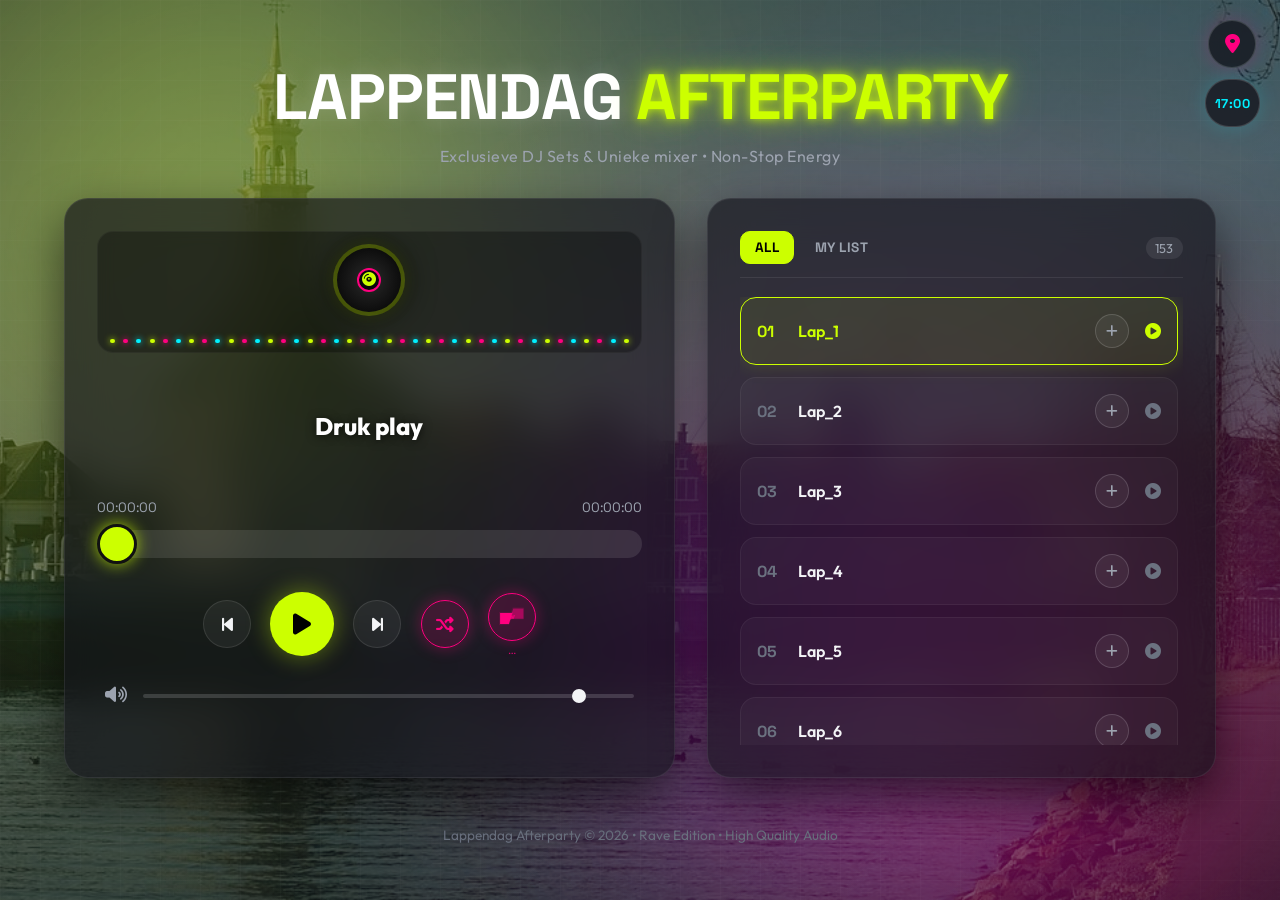
<file: index.html>
<!DOCTYPE html>
<html lang="nl">
<head>
  <meta charset="UTF-8">
  <meta name="viewport" content="width=device-width, initial-scale=1.0">
  <title>LAPPENDAG AFTERPARTY // RAVE EDITION</title>
  <!-- Google Fonts -->
  <link rel="preconnect" href="https://fonts.googleapis.com">
  <link rel="preconnect" href="https://fonts.gstatic.com" crossorigin>
  <link href="https://fonts.googleapis.com/css2?family=Outfit:wght@300;400;600;800;900&family=Space+Grotesk:wght@400;600;700&display=swap" rel="stylesheet">
  <!-- FontAwesome icons -->
  <link rel="stylesheet" href="https://cdnjs.cloudflare.com/ajax/libs/font-awesome/6.5.1/css/all.min.css">
  <link rel="stylesheet" href="styles.css">
</head>
<body>
  <div class="bg-photo" aria-hidden="true"></div>
  <div class="bg-dim" aria-hidden="true"></div>
  <!-- Ambient color wash over Haven.jpg -->
  <div class="ambient-glow glow-1"></div>
  <div class="ambient-glow glow-2"></div>
  <div class="ambient-glow glow-3"></div>
  <div class="color-wash" aria-hidden="true"></div>
  <div class="grid-overlay"></div>

  <div class="corner-stack">
    <button type="button" class="location-btn" id="locationBtn" title="Locatie" aria-label="Toon locatie" aria-haspopup="dialog" aria-expanded="false">
      <i class="fa-solid fa-location-dot"></i>
    </button>
    <div class="time-badge" title="17:00" aria-label="17:00">17:00</div>
  </div>

  <div class="location-modal" id="locationModal" hidden>
    <div class="location-backdrop" id="locationBackdrop"></div>
    <div class="location-dialog" role="dialog" aria-modal="true" aria-labelledby="locationTitle">
      <div class="location-dialog-header">
        <h2 id="locationTitle">Locatie</h2>
        <button type="button" class="location-close" id="locationClose" aria-label="Sluiten">
          <i class="fa-solid fa-xmark"></i>
        </button>
      </div>
      <img class="location-map" id="locationMap" data-src="locatie.png" alt="Kaart: Uit het water en uit je bol, Buitenhaven Hoorn">
    </div>
  </div>

  <div class="app-container">
    <!-- Header -->
    <header class="header">
      <h1 class="title">LAPPENDAG <span class="neon-text">AFTERPARTY</span></h1>
      <p class="subtitle">Exclusieve DJ Sets & Unieke mixer • Non-Stop Energy</p>
    </header>

    <!-- Main Content Grid -->
    <main class="main-layout">
      <!-- Player Section -->
      <section class="player-card glass-panel">
        <div class="visualizer-wrapper">
          <div class="disc-container">
            <div class="disc" id="disc">
              <div class="disc-inner">
                <i class="fa-solid fa-compact-disc disc-icon"></i>
              </div>
            </div>
          </div>
          <!-- Equalizer animation -->
          <div class="eq-bars" id="eqBars">
            <div class="bar"></div><div class="bar"></div><div class="bar"></div><div class="bar"></div>
            <div class="bar"></div><div class="bar"></div><div class="bar"></div><div class="bar"></div>
            <div class="bar"></div><div class="bar"></div><div class="bar"></div><div class="bar"></div>
            <div class="bar"></div><div class="bar"></div><div class="bar"></div><div class="bar"></div>
            <div class="bar"></div><div class="bar"></div><div class="bar"></div><div class="bar"></div>
            <div class="bar"></div><div class="bar"></div><div class="bar"></div><div class="bar"></div>
            <div class="bar"></div><div class="bar"></div><div class="bar"></div><div class="bar"></div>
            <div class="bar"></div><div class="bar"></div><div class="bar"></div><div class="bar"></div>
            <div class="bar"></div><div class="bar"></div><div class="bar"></div><div class="bar"></div>
            <div class="bar"></div><div class="bar"></div><div class="bar"></div><div class="bar"></div>
          </div>
        </div>

        <div class="track-info">
          <div class="now-playing-art" id="nowPlayingArt" aria-hidden="true"></div>
          <div class="track-info-text">
            <div class="current-title-row">
              <h2 class="current-title" id="currentTitle">Druk play</h2>
              <button type="button" class="list-toggle-btn now-playing-list-btn" id="nowPlayingListBtn" title="Naar My list" aria-label="Naar My list" hidden>
                <i class="fa-solid fa-plus" id="nowPlayingListIcon"></i>
              </button>
              <a class="list-toggle-btn now-playing-download-btn" id="nowPlayingDownloadBtn" href="#" download hidden title="Download" aria-label="Download">
                <i class="fa-solid fa-download" aria-hidden="true"></i>
              </a>
            </div>
            <p class="next-title" id="nextTitle" hidden></p>
          </div>
        </div>

        <!-- Custom Scrubber Slider -->
        <div class="scrubber-container">
          <div class="time-display">
            <span id="currentTime">00:00:00</span>
            <span id="duration">00:00:00</span>
          </div>
          <div class="slider-wrapper" id="sliderWrapper">
            <div class="progress-stack">
              <div class="progress-lane outgoing" id="outgoingLane">
                <div class="progress-fill" id="progressFill"></div>
              </div>
              <div class="progress-lane incoming" id="incomingLane" hidden>
                <div class="progress-fill incoming-fill" id="progressFillIncoming"></div>
              </div>
            </div>
            <div class="mix-thumbs" id="mixThumbs" hidden aria-hidden="true">
              <div class="mix-thumb outgoing" id="mixThumbOut"></div>
              <div class="mix-thumb incoming" id="mixThumbIn"></div>
            </div>
            <input type="range" id="progressBar" min="0" max="100" value="0" step="0.1" aria-label="Audio scrubber slider">
          </div>
        </div>

        <!-- Player Controls -->
        <div class="player-controls">
          <button class="control-btn secondary" id="prevBtn" title="Vorig nummer">
            <i class="fa-solid fa-backward-step"></i>
          </button>
          
          <button class="control-btn primary play-btn" id="playBtn" title="Afspelen / Pauzeren">
            <i class="fa-solid fa-play" id="playIcon"></i>
          </button>

          <button class="control-btn secondary" id="nextBtn" title="Volgend nummer">
            <i class="fa-solid fa-forward-step"></i>
          </button>

          <button class="control-btn secondary active" id="randomBtn" title="Shuffle" aria-pressed="true">
            <i class="fa-solid fa-shuffle"></i>
          </button>

          <div class="mix-control">
            <button class="control-btn secondary active" id="mixBtn" title="Mix" aria-pressed="true" aria-label="Mix">
              <svg class="mix-icon" viewBox="0 0 36 26" aria-hidden="true" focusable="false">
                <!-- Soft offset edges -->
                <polygon points="0.6,7.7 19.2,7.7 14,24.8 0.6,24.8" fill="none" stroke="currentColor" stroke-opacity="0.28" stroke-width="0.7"/>
                <polygon points="19.2,1.2 34.8,1.2 34.8,16.8 14.4,16.8" fill="none" stroke="currentColor" stroke-opacity="0.22" stroke-width="0.7"/>
                <!-- Left block -->
                <polygon class="mix-icon-left" points="1.5,8.5 19,8.5 14,24 1.5,24" fill="currentColor"/>
                <!-- Right block (overlap) -->
                <polygon class="mix-icon-right" points="20,2 34.5,2 34.5,16.5 15.5,16.5" fill="currentColor" fill-opacity="0.4"/>
                <!-- Hash marks in overlap -->
                <g class="mix-icon-hash" stroke="currentColor" stroke-width="1.15" stroke-linecap="butt">
                  <line x1="16.4" y1="12.6" x2="14.7" y2="17.8"/>
                  <line x1="18.2" y1="12.2" x2="16.5" y2="17.4"/>
                  <line x1="20" y1="11.8" x2="18.3" y2="17"/>
                  <line x1="21.8" y1="11.4" x2="20.1" y2="16.6"/>
                </g>
              </svg>
            </button>
            <span class="mix-sec-label" id="mixDurationValue">…</span>
          </div>
        </div>

        <!-- Volume & Extras -->
        <div class="volume-container">
          <button class="vol-btn" id="muteBtn" title="Dempen">
            <i class="fa-solid fa-volume-high" id="volIcon"></i>
          </button>
          <input type="range" id="volumeSlider" min="0" max="1" step="0.01" value="0.9" aria-label="Volume slider">
        </div>
      </section>

      <!-- Playlist Section -->
      <section class="playlist-card glass-panel">
        <div class="playlist-header">
          <div class="playlist-tabs" role="tablist">
            <button type="button" class="playlist-tab active" id="tabAll" role="tab" aria-selected="true">All</button>
            <button type="button" class="playlist-tab" id="tabMyList" role="tab" aria-selected="false">My list</button>
          </div>
          <span class="track-count" id="trackCount">0</span>
        </div>

        <div class="playlist-scroll" id="playlist">
          <!-- Playlist items injected via JS -->
        </div>
      </section>
    </main>

    <!-- Footer -->
    <footer class="footer">
      <p>Lappendag Afterparty &copy; 2026 • Rave Edition • High Quality Audio</p>
    </footer>
  </div>

  <!-- Dual audio decks for Mix crossfade -->
  <audio id="audioPlayer" preload="none"></audio>
  <audio id="audioPlayerB" preload="none"></audio>

  <script src="app.js"></script>
</body>
</html>
</file>
<file: styles.css>
/* Modern Rave Design System */
:root {
  --bg-color: #07070a;
  --panel-bg: rgba(18, 18, 26, 0.65);
  --panel-border: rgba(255, 255, 255, 0.08);
  --panel-border-glow: rgba(204, 255, 0, 0.3);
  
  --neon-lime: #ccff00;
  --neon-pink: #ff007f;
  --neon-cyan: #00f0ff;
  --neon-purple: #9d00ff;
  
  --text-main: #f3f4f6;
  --text-muted: #9ca3af;
  --text-dim: #6b7280;

  --font-primary: 'Outfit', sans-serif;
  --font-display: 'Space Grotesk', sans-serif;
  
  --radius-lg: 24px;
  --radius-md: 16px;
  --radius-sm: 10px;
  --transition: all 0.3s cubic-bezier(0.4, 0, 0.2, 1);
}

* {
  margin: 0;
  padding: 0;
  box-sizing: border-box;
}

body {
  background-color: var(--bg-color);
  color: var(--text-main);
  font-family: var(--font-primary);
  min-height: 100vh;
  min-height: 100dvh;
  overflow-x: hidden;
  position: relative;
  display: flex;
  justify-content: center;
  align-items: center;
}

/* Photo background */
.bg-photo {
  position: fixed;
  inset: 0;
  z-index: 0;
  background: var(--bg-color) center / cover no-repeat url('Haven.jpg');
  transform: scale(1.04);
}

.bg-dim {
  position: fixed;
  inset: 0;
  z-index: 0;
  pointer-events: none;
  background: linear-gradient(
    160deg,
    rgba(7, 7, 10, 0.72) 0%,
    rgba(7, 7, 10, 0.55) 45%,
    rgba(7, 7, 10, 0.78) 100%
  );
}

/* Ambient color wash over the photo */
.ambient-glow {
  position: fixed;
  border-radius: 50%;
  filter: blur(140px);
  pointer-events: none;
  z-index: 0;
  opacity: 0.4;
  mix-blend-mode: screen;
  will-change: transform, opacity;
}

.glow-1 {
  width: 55vw;
  height: 55vw;
  max-width: 640px;
  max-height: 640px;
  background: var(--neon-lime);
  top: -12%;
  left: -8%;
  animation: driftGlowA 28s ease-in-out infinite alternate;
}

.glow-2 {
  width: 60vw;
  height: 60vw;
  max-width: 720px;
  max-height: 720px;
  background: var(--neon-pink);
  bottom: -18%;
  right: -10%;
  animation: driftGlowB 36s ease-in-out infinite alternate;
}

.glow-3 {
  width: 45vw;
  height: 45vw;
  max-width: 520px;
  max-height: 520px;
  background: var(--neon-purple);
  top: 35%;
  left: 42%;
  animation: driftGlowC 42s ease-in-out infinite alternate;
}

.color-wash {
  position: fixed;
  inset: 0;
  z-index: 0;
  pointer-events: none;
  mix-blend-mode: soft-light;
  opacity: 0.55;
  background: linear-gradient(
    125deg,
    rgba(204, 255, 0, 0.35),
    rgba(0, 240, 255, 0.2),
    rgba(255, 0, 127, 0.35),
    rgba(157, 0, 255, 0.3)
  );
  background-size: 300% 300%;
  animation: washShift 48s ease-in-out infinite;
}

.grid-overlay {
  position: fixed;
  inset: 0;
  background-image: 
    linear-gradient(to right, rgba(255, 255, 255, 0.02) 1px, transparent 1px),
    linear-gradient(to bottom, rgba(255, 255, 255, 0.02) 1px, transparent 1px);
  background-size: 40px 40px;
  pointer-events: none;
  z-index: 0;
}

@keyframes driftGlowA {
  0%   { transform: translate(0, 0) scale(0.95); opacity: 0.28; }
  50%  { transform: translate(12vw, 8vh) scale(1.15); opacity: 0.48; }
  100% { transform: translate(4vw, 18vh) scale(1.05); opacity: 0.34; }
}

@keyframes driftGlowB {
  0%   { transform: translate(0, 0) scale(1.05); opacity: 0.32; }
  50%  { transform: translate(-10vw, -12vh) scale(0.9); opacity: 0.5; }
  100% { transform: translate(-16vw, -4vh) scale(1.12); opacity: 0.36; }
}

@keyframes driftGlowC {
  0%   { transform: translate(-50%, -50%) scale(1); opacity: 0.26; }
  50%  { transform: translate(-30%, -60%) scale(1.2); opacity: 0.45; }
  100% { transform: translate(-70%, -40%) scale(0.92); opacity: 0.3; }
}

@keyframes washShift {
  0%   { background-position: 0% 40%; }
  50%  { background-position: 100% 60%; }
  100% { background-position: 0% 40%; }
}

/* Container */
.app-container {
  width: 100%;
  max-width: 1200px;
  padding: 2.5rem 1.5rem;
  z-index: 1;
  position: relative;
  display: flex;
  flex-direction: column;
  gap: 2rem;
}

/* Header */
.header {
  text-align: center;
  display: flex;
  flex-direction: column;
  align-items: center;
  gap: 0.5rem;
}

.badge {
  display: inline-flex;
  align-items: center;
  gap: 0.5rem;
  padding: 0.35rem 1rem;
  border-radius: 50px;
  background: rgba(204, 255, 0, 0.1);
  border: 1px solid var(--neon-lime);
  color: var(--neon-lime);
  font-family: var(--font-display);
  font-size: 0.8rem;
  font-weight: 700;
  letter-spacing: 2px;
  text-transform: uppercase;
  box-shadow: 0 0 15px rgba(204, 255, 0, 0.2);
}

.title {
  font-family: var(--font-display);
  font-size: clamp(2.2rem, 5vw, 4rem);
  font-weight: 900;
  letter-spacing: -1px;
  text-transform: uppercase;
  color: #fff;
  text-shadow: 0 0 20px rgba(255, 255, 255, 0.2);
}

.neon-text {
  color: var(--neon-lime);
  text-shadow: 
    0 0 10px rgba(204, 255, 0, 0.8),
    0 0 25px rgba(204, 255, 0, 0.5),
    0 0 50px rgba(204, 255, 0, 0.3);
}

.subtitle {
  color: var(--text-muted);
  font-size: 1rem;
  letter-spacing: 0.5px;
}

/* Layout */
.main-layout {
  display: grid;
  grid-template-columns: 1fr;
  gap: 2rem;
}

@media (min-width: 900px) {
  .main-layout {
    grid-template-columns: 1.2fr 1fr;
  }
}

/* Glassmorphism Panel */
.glass-panel {
  background: var(--panel-bg);
  backdrop-filter: blur(20px);
  -webkit-backdrop-filter: blur(20px);
  border: 1px solid var(--panel-border);
  border-radius: var(--radius-lg);
  padding: 2rem;
  box-shadow: 0 20px 50px rgba(0, 0, 0, 0.6);
  transition: var(--transition);
}

.glass-panel:hover {
  border-color: rgba(255, 255, 255, 0.15);
}

/* Audio Player Card */
.player-card {
  display: flex;
  flex-direction: column;
  gap: 1.8rem;
}

.visualizer-wrapper {
  position: relative;
  display: flex;
  flex-direction: column;
  align-items: center;
  justify-content: center;
  padding: 0.75rem 0 0.55rem;
  background: rgba(0, 0, 0, 0.3);
  border-radius: var(--radius-md);
  border: 1px solid rgba(255, 255, 255, 0.04);
  overflow: hidden;
}

/* Disc animation */
.disc-container {
  width: 72px;
  height: 72px;
  position: relative;
  margin-bottom: 0.45rem;
}

.disc {
  width: 100%;
  height: 100%;
  border-radius: 50%;
  background: radial-gradient(circle, #222 20%, #111 60%, #000 100%);
  border: 4px solid rgba(204, 255, 0, 0.3);
  display: flex;
  align-items: center;
  justify-content: center;
  box-shadow: 0 0 30px rgba(0, 0, 0, 0.8), 0 0 15px rgba(204, 255, 0, 0.2);
  transition: transform 0.5s ease;
}

.disc.spinning {
  animation: spinDisc 4s linear infinite;
  border-color: var(--neon-lime);
  box-shadow: 0 0 35px rgba(204, 255, 0, 0.5);
}

@keyframes spinDisc {
  0% { transform: rotate(0deg); }
  100% { transform: rotate(360deg); }
}

.disc-inner {
  width: 24px;
  height: 24px;
  border-radius: 50%;
  background: var(--bg-color);
  border: 2px solid var(--neon-pink);
  display: flex;
  align-items: center;
  justify-content: center;
}

.disc-icon {
  font-size: 0.85rem;
  color: var(--neon-lime);
}

/* Equalizer Bars */
.eq-bars {
  display: flex;
  align-items: flex-end;
  justify-content: space-between;
  width: 100%;
  max-width: 100%;
  gap: 2px;
  height: 20px;
  padding: 0 0.75rem;
  box-sizing: border-box;
}

.eq-bars .bar {
  flex: 1 1 0;
  min-width: 2px;
  max-width: 5px;
  height: 4px;
  background: var(--neon-lime);
  border-radius: 2px;
  transition: height 0.15s ease;
  box-shadow: 0 0 6px var(--neon-lime);
}

.eq-bars.playing .bar {
  animation-name: bounceEq;
  animation-timing-function: ease-in-out;
  animation-iteration-count: infinite;
  animation-direction: alternate;
  animation-duration: var(--eq-duration, 0.55s);
  animation-delay: var(--eq-delay, 0s);
}

.eq-bars .bar:nth-child(3n) { background: var(--neon-cyan); box-shadow: 0 0 6px var(--neon-cyan); }
.eq-bars .bar:nth-child(3n+2) { background: var(--neon-pink); box-shadow: 0 0 6px var(--neon-pink); }

@keyframes bounceEq {
  0% { height: var(--eq-min, 3px); }
  100% { height: var(--eq-peak, 18px); }
}

/* Track Info */
.track-info {
  position: relative;
  text-align: center;
  display: flex;
  flex-direction: column;
  align-items: center;
  justify-content: center;
  gap: 0.15rem;
  line-height: 1;
  min-height: 5.5rem;
  padding: 1.1rem 1rem;
  border-radius: var(--radius-md);
  overflow: hidden;
  isolation: isolate;
}

.now-playing-art {
  position: absolute;
  inset: 0;
  background-color: rgba(0, 0, 0, 0.25);
  background-position: center;
  background-size: cover;
  background-repeat: no-repeat;
  opacity: 0;
  transform: scale(1.04);
  transition: opacity 0.45s ease, transform 0.6s ease;
  z-index: 0;
}

.now-playing-art.has-art {
  opacity: 0.42;
  transform: scale(1);
}

.now-playing-art::after {
  content: '';
  position: absolute;
  inset: 0;
  background: linear-gradient(
    180deg,
    rgba(8, 8, 12, 0.55) 0%,
    rgba(8, 8, 12, 0.35) 45%,
    rgba(8, 8, 12, 0.65) 100%
  );
}

.track-info-text {
  position: relative;
  z-index: 1;
  display: flex;
  flex-direction: column;
  align-items: center;
  gap: 0.15rem;
  max-width: 100%;
}

.current-title-row {
  display: flex;
  align-items: center;
  justify-content: center;
  gap: 0.55rem;
  max-width: 100%;
}

.now-playing-tag {
  font-size: 0.75rem;
  letter-spacing: 2px;
  color: var(--neon-pink);
  font-weight: 700;
  font-family: var(--font-display);
}

.current-title {
  font-size: 1.5rem;
  font-weight: 800;
  margin: 0;
  line-height: 1.1;
  color: #fff;
  text-shadow: 0 1px 10px rgba(0, 0, 0, 0.75);
}

.now-playing-list-btn {
  width: 32px;
  height: 32px;
  font-size: 0.85rem;
  background: rgba(8, 8, 12, 0.45);
}

.now-playing-list-btn[hidden] {
  display: none;
}

.now-playing-download-btn {
  width: 32px;
  height: 32px;
  font-size: 0.85rem;
  background: rgba(8, 8, 12, 0.45);
  text-decoration: none;
}

.now-playing-download-btn[hidden] {
  display: none;
}

.next-title {
  margin: 0.2rem 0 0;
  padding: 0;
  font-size: 0.8rem;
  font-weight: 500;
  letter-spacing: 0.01em;
  line-height: 1.2;
  color: rgba(243, 244, 246, 0.72);
  text-shadow: 0 1px 8px rgba(0, 0, 0, 0.7);
}

.next-title[hidden] {
  display: none;
}

.current-artist {
  color: var(--text-muted);
  font-size: 0.95rem;
  margin-top: 0.2rem;
}

/* Scrubber / Slider */
.scrubber-container {
  display: flex;
  flex-direction: column;
  gap: 0.5rem;
}

.time-display {
  display: flex;
  justify-content: space-between;
  font-family: var(--font-display);
  font-size: 0.85rem;
  color: var(--text-muted);
}

.slider-wrapper {
  --scrub-track: 28px;
  --scrub-thumb: 40px;
  position: relative;
  width: 100%;
  height: var(--scrub-thumb);
  display: flex;
  align-items: center;
}

.progress-stack {
  position: absolute;
  left: 0;
  right: 0;
  top: 50%;
  transform: translateY(-50%);
  height: var(--scrub-track);
  border-radius: 999px;
  background: rgba(255, 255, 255, 0.1);
  overflow: hidden;
  pointer-events: none;
  z-index: 1;
}

.progress-lane {
  position: absolute;
  inset: 0;
  overflow: hidden;
  border-radius: 999px;
}

.progress-lane.outgoing {
  z-index: 1;
}

.progress-lane.incoming {
  z-index: 2;
}

.progress-lane.incoming[hidden] {
  display: none;
}

.mix-thumbs {
  position: absolute;
  inset: 0;
  pointer-events: none;
  z-index: 3;
}

.mix-thumbs[hidden] {
  display: none;
}

.mix-thumb {
  position: absolute;
  top: 50%;
  width: var(--scrub-thumb);
  height: var(--scrub-thumb);
  margin: 0;
  border-radius: 50%;
  border: 3px solid #111;
  transform: translate(-50%, -50%);
  left: 0;
  will-change: left;
}

.mix-thumb.outgoing {
  background: var(--neon-lime);
  box-shadow: 0 0 14px rgba(204, 255, 0, 0.7);
  z-index: 1;
}

.mix-thumb.incoming {
  background: var(--neon-pink);
  box-shadow: 0 0 14px rgba(255, 0, 127, 0.7);
  z-index: 2;
}

.slider-wrapper.is-mixing .progress-stack {
  box-shadow: inset 0 0 0 1px rgba(255, 255, 255, 0.06);
}

.slider-wrapper.is-mixing input[type="range"]#progressBar {
  pointer-events: none;
  cursor: default;
}

.slider-wrapper.is-mixing input[type="range"]#progressBar::-webkit-slider-thumb {
  opacity: 0;
  pointer-events: none;
  transform: none;
  box-shadow: none;
}

.slider-wrapper.is-mixing input[type="range"]#progressBar::-moz-range-thumb {
  opacity: 0;
  pointer-events: none;
  box-shadow: none;
  border-color: transparent;
  background: transparent;
}

input[type="range"]#progressBar {
  -webkit-appearance: none;
  appearance: none;
  width: 100%;
  height: var(--scrub-track);
  background: transparent;
  border-radius: 999px;
  outline: none;
  cursor: pointer;
  z-index: 2;
  position: relative;
  margin: 0;
}

input[type="range"]#progressBar::-webkit-slider-runnable-track {
  height: var(--scrub-track);
  background: transparent;
  border-radius: 999px;
}

input[type="range"]#progressBar::-webkit-slider-thumb {
  -webkit-appearance: none;
  appearance: none;
  width: var(--scrub-thumb);
  height: var(--scrub-thumb);
  margin-top: calc((var(--scrub-track) - var(--scrub-thumb)) / 2);
  border-radius: 50%;
  background: var(--neon-lime);
  border: 3px solid #111;
  box-shadow: 0 0 16px rgba(204, 255, 0, 0.75);
  cursor: grab;
  transition: transform 0.12s ease, box-shadow 0.2s ease;
}

input[type="range"]#progressBar::-webkit-slider-thumb:hover {
  transform: scale(1.08);
  box-shadow: 0 0 22px rgba(204, 255, 0, 0.95);
}

input[type="range"]#progressBar::-moz-range-track {
  height: var(--scrub-track);
  background: transparent;
  border: none;
  border-radius: 999px;
}

input[type="range"]#progressBar::-moz-range-thumb {
  width: var(--scrub-thumb);
  height: var(--scrub-thumb);
  border-radius: 50%;
  background: var(--neon-lime);
  border: 3px solid #111;
  box-shadow: 0 0 16px rgba(204, 255, 0, 0.75);
  cursor: grab;
}

.progress-fill {
  position: absolute;
  top: 0;
  left: 0;
  height: 100%;
  background: linear-gradient(
    90deg,
    var(--neon-cyan) 0%,
    var(--neon-lime) 52%,
    var(--neon-lime) 72%,
    rgba(204, 255, 0, 0.35) 88%,
    rgba(255, 255, 255, 0.08) 100%
  );
  border-radius: 999px;
  pointer-events: none;
  width: 0%;
  box-shadow: 0 0 10px rgba(204, 255, 0, 0.28);
  opacity: 1;
  will-change: width;
}

.progress-fill.incoming-fill {
  background: linear-gradient(
    90deg,
    var(--neon-pink) 0%,
    #ff7eb3 52%,
    #ff7eb3 72%,
    rgba(255, 126, 179, 0.35) 88%,
    rgba(255, 255, 255, 0.08) 100%
  );
  box-shadow: 0 0 10px rgba(255, 0, 127, 0.28);
  opacity: 1;
}

.slider-wrapper.is-mixing .progress-fill,
.slider-wrapper.is-mixing .progress-fill.incoming-fill {
  transition: none;
  opacity: 1;
}

/* Controls */
.player-controls {
  display: flex;
  align-items: center;
  justify-content: center;
  gap: 1.2rem;
}

.control-btn {
  background: rgba(255, 255, 255, 0.05);
  border: 1px solid rgba(255, 255, 255, 0.1);
  color: var(--text-main);
  border-radius: 50%;
  cursor: pointer;
  display: flex;
  align-items: center;
  justify-content: center;
  transition: var(--transition);
}

.control-btn.secondary {
  width: 48px;
  height: 48px;
  font-size: 1.1rem;
}

.control-btn.secondary:hover {
  background: rgba(255, 255, 255, 0.15);
  color: var(--neon-lime);
  border-color: var(--neon-lime);
  transform: translateY(-2px);
}

.control-btn.primary {
  width: 64px;
  height: 64px;
  font-size: 1.5rem;
  background: var(--neon-lime);
  color: #000;
  border: none;
  box-shadow: 0 0 25px rgba(204, 255, 0, 0.4);
}

.control-btn.primary:hover {
  transform: scale(1.08);
  box-shadow: 0 0 35px rgba(204, 255, 0, 0.7);
}

.control-btn.secondary.active {
  color: var(--neon-pink);
  border-color: var(--neon-pink);
  background: rgba(255, 0, 127, 0.15);
  box-shadow: 0 0 15px rgba(255, 0, 127, 0.35);
}

.mix-control {
  display: flex;
  flex-direction: column;
  align-items: center;
  gap: 0.28rem;
  min-width: 48px;
}

.mix-icon {
  width: 1.45em;
  height: 1.05em;
  display: block;
  overflow: visible;
}

.control-btn.secondary.active .mix-icon-right {
  fill-opacity: 0.55;
}

.mix-sec-label {
  font-size: 0.7rem;
  font-variant-numeric: tabular-nums;
  letter-spacing: 0.02em;
  color: rgba(243, 244, 246, 0.45);
  line-height: 1;
  min-height: 0.85em;
}

.mix-control:has(#mixBtn:not(.active)) .mix-sec-label {
  visibility: hidden;
}

.mix-control:has(#mixBtn.active) .mix-sec-label {
  color: rgba(255, 0, 127, 0.85);
}

/* Volume Control */
.volume-container {
  display: flex;
  align-items: center;
  gap: 1rem;
  padding: 0 0.5rem;
}

.vol-btn {
  background: none;
  border: none;
  color: var(--text-muted);
  font-size: 1.1rem;
  cursor: pointer;
  transition: var(--transition);
}

.vol-btn:hover {
  color: var(--neon-lime);
}

input[type="range"]#volumeSlider {
  -webkit-appearance: none;
  appearance: none;
  flex: 1;
  height: 4px;
  background: rgba(255, 255, 255, 0.15);
  border-radius: 5px;
  outline: none;
  cursor: pointer;
}

input[type="range"]#volumeSlider::-webkit-slider-thumb {
  -webkit-appearance: none;
  appearance: none;
  width: 14px;
  height: 14px;
  border-radius: 50%;
  background: var(--text-main);
  cursor: pointer;
}

/* Playlist */
.playlist-card {
  display: flex;
  flex-direction: column;
  gap: 1.2rem;
  max-height: 580px;
}

.playlist-header {
  display: flex;
  justify-content: space-between;
  align-items: center;
  gap: 1rem;
  padding-bottom: 0.8rem;
  border-bottom: 1px solid rgba(255, 255, 255, 0.08);
}

.playlist-tabs {
  display: flex;
  gap: 0.4rem;
}

.playlist-tab {
  font-family: var(--font-display);
  font-size: 0.85rem;
  font-weight: 700;
  letter-spacing: 0.5px;
  text-transform: uppercase;
  color: var(--text-muted);
  background: transparent;
  border: 1px solid transparent;
  border-radius: var(--radius-sm);
  padding: 0.45rem 0.85rem;
  cursor: pointer;
  transition: var(--transition);
}

.playlist-tab:hover {
  color: var(--text-main);
  background: rgba(255, 255, 255, 0.05);
}

.playlist-tab.active {
  color: #000;
  background: var(--neon-lime);
  border-color: var(--neon-lime);
}

.track-count {
  font-size: 0.8rem;
  background: rgba(255, 255, 255, 0.08);
  padding: 0.2rem 0.6rem;
  border-radius: 20px;
  color: var(--text-muted);
  flex-shrink: 0;
}

.playlist-empty {
  color: var(--text-muted);
  font-size: 0.9rem;
  padding: 1rem 0.25rem;
  line-height: 1.5;
}

.playlist-scroll {
  display: flex;
  flex-direction: column;
  gap: 0.75rem;
  overflow-y: auto;
  padding-right: 0.3rem;
}

/* Nested scroll only when the list is long enough to need it.
   Short My list + overflow:auto fights page scroll on phones (flicker). */
.playlist-scroll.is-clipped {
  overscroll-behavior: contain;
  -webkit-overflow-scrolling: touch;
}

.playlist-scroll::-webkit-scrollbar {
  width: 5px;
}

.playlist-scroll::-webkit-scrollbar-thumb {
  background: rgba(255, 255, 255, 0.15);
  border-radius: 10px;
}

.track-item {
  display: flex;
  align-items: center;
  gap: 1rem;
  padding: 1rem;
  background: rgba(255, 255, 255, 0.03);
  border: 1px solid rgba(255, 255, 255, 0.05);
  border-radius: var(--radius-md);
  cursor: pointer;
  transition: background 0.3s cubic-bezier(0.4, 0, 0.2, 1),
    border-color 0.3s cubic-bezier(0.4, 0, 0.2, 1);
  touch-action: pan-y;
}

.track-item.draggable {
  cursor: grab;
}

.track-item.draggable:active {
  cursor: grabbing;
}

.track-item.dragging {
  opacity: 0.45;
  border-color: var(--neon-cyan);
}

.track-item.drag-over {
  border-color: var(--neon-pink);
  background: rgba(255, 0, 127, 0.1);
}

/* Hover transforms only on real hover devices — sticky :hover on phones flickers while scrolling */
@media (hover: hover) and (pointer: fine) {
  .track-item {
    transition: var(--transition);
  }

  .track-item:hover {
    background: rgba(255, 255, 255, 0.08);
    border-color: rgba(204, 255, 0, 0.3);
    transform: translateX(5px);
  }

  .track-item.drag-over {
    transform: translateY(2px);
  }

  .track-item.drag-over:hover {
    transform: translateY(2px);
  }

  .track-item.in-my-list:hover {
    background: rgba(46, 160, 90, 0.12);
    border-color: rgba(46, 160, 90, 0.35);
  }
}

.track-item.in-my-list {
  background: rgba(46, 160, 90, 0.08);
  border-color: rgba(46, 160, 90, 0.22);
}

.track-item.in-my-list .track-name {
  color: #b7e0c4;
}

.track-item.in-my-list .track-num {
  color: rgba(120, 180, 140, 0.7);
}

.track-item.active {
  background: rgba(204, 255, 0, 0.08);
  border-color: var(--neon-lime);
  box-shadow: 0 0 20px rgba(204, 255, 0, 0.15);
}

.track-item.active.in-my-list {
  background: rgba(46, 160, 90, 0.12);
  border-color: rgba(80, 190, 120, 0.55);
  box-shadow: 0 0 16px rgba(46, 160, 90, 0.12);
}

.track-num {
  font-family: var(--font-display);
  font-weight: 700;
  color: var(--text-dim);
  width: 25px;
}

.track-item.active .track-num {
  color: var(--neon-lime);
}

.track-details {
  flex: 1;
}

.track-name {
  font-weight: 600;
  font-size: 1rem;
  color: var(--text-main);
}

.track-item.active .track-name {
  color: var(--neon-lime);
}

.list-toggle-btn {
  width: 34px;
  height: 34px;
  border-radius: 50%;
  border: 1px solid rgba(255, 255, 255, 0.15);
  background: rgba(255, 255, 255, 0.05);
  color: var(--text-muted);
  cursor: pointer;
  display: flex;
  align-items: center;
  justify-content: center;
  flex-shrink: 0;
  transition: var(--transition);
}

.list-toggle-btn:hover {
  color: var(--neon-lime);
  border-color: var(--neon-lime);
  background: rgba(204, 255, 0, 0.1);
}

.list-toggle-btn.in-list {
  color: var(--neon-pink);
  border-color: rgba(255, 0, 127, 0.5);
}

.list-toggle-btn.in-list:hover {
  color: #fff;
  border-color: var(--neon-pink);
  background: rgba(255, 0, 127, 0.2);
}

.track-play-icon {
  font-size: 1rem;
  color: var(--text-dim);
  transition: var(--transition);
}

.track-item:hover .track-play-icon,
.track-item.active .track-play-icon {
  color: var(--neon-lime);
}

/* Corner stack: location + start time */
.corner-stack {
  position: fixed;
  top: 1.25rem;
  right: 1.25rem;
  z-index: 20;
  display: flex;
  flex-direction: column;
  align-items: center;
  gap: 0.7rem;
}

.location-btn {
  width: 48px;
  height: 48px;
  border-radius: 50%;
  border: 1px solid rgba(255, 255, 255, 0.15);
  background: rgba(18, 18, 26, 0.75);
  backdrop-filter: blur(12px);
  color: var(--neon-pink);
  font-size: 1.25rem;
  cursor: pointer;
  display: flex;
  align-items: center;
  justify-content: center;
  transition: var(--transition);
  box-shadow: 0 0 20px rgba(255, 0, 127, 0.2);
}

.time-badge {
  min-width: 48px;
  height: 48px;
  padding: 0 0.55rem;
  border-radius: 999px;
  border: 1px solid rgba(255, 255, 255, 0.15);
  background: rgba(18, 18, 26, 0.75);
  backdrop-filter: blur(12px);
  display: flex;
  align-items: center;
  justify-content: center;
  font-family: var(--font-display);
  font-size: 0.8rem;
  font-weight: 700;
  letter-spacing: 0.5px;
  color: var(--neon-cyan);
  box-shadow: 0 0 20px rgba(0, 240, 255, 0.18);
}

.location-btn:hover,
.location-btn[aria-expanded="true"] {
  color: #fff;
  border-color: var(--neon-pink);
  background: rgba(255, 0, 127, 0.25);
  box-shadow: 0 0 28px rgba(255, 0, 127, 0.45);
  transform: translateY(-2px);
}

.location-modal {
  position: fixed;
  inset: 0;
  z-index: 40;
  display: flex;
  align-items: center;
  justify-content: center;
  padding: 1.25rem;
}

.location-modal[hidden] {
  display: none;
}

.location-backdrop {
  position: absolute;
  inset: 0;
  background: rgba(7, 7, 10, 0.72);
  backdrop-filter: blur(6px);
}

.location-dialog {
  position: relative;
  z-index: 1;
  width: min(920px, 100%);
  max-height: min(90vh, 900px);
  display: flex;
  flex-direction: column;
  gap: 0.85rem;
  padding: 1rem 1rem 1.1rem;
  border-radius: var(--radius-lg);
  background: rgba(18, 18, 26, 0.92);
  border: 1px solid rgba(255, 255, 255, 0.1);
  box-shadow: 0 20px 60px rgba(0, 0, 0, 0.55);
  animation: locationPop 0.28s ease-out;
}

.location-dialog-header {
  display: flex;
  align-items: center;
  justify-content: space-between;
  gap: 1rem;
}

.location-dialog-header h2 {
  font-family: var(--font-display);
  font-size: 1.05rem;
  letter-spacing: 1px;
  text-transform: uppercase;
  color: var(--text-main);
}

.location-close {
  width: 36px;
  height: 36px;
  border-radius: 50%;
  border: 1px solid rgba(255, 255, 255, 0.12);
  background: rgba(255, 255, 255, 0.05);
  color: var(--text-muted);
  cursor: pointer;
  display: flex;
  align-items: center;
  justify-content: center;
  transition: var(--transition);
}

.location-close:hover {
  color: var(--neon-lime);
  border-color: var(--neon-lime);
}

.location-map {
  width: 100%;
  height: auto;
  max-height: calc(90vh - 5rem);
  object-fit: contain;
  border-radius: var(--radius-md);
  background: #e8eef5;
}

@keyframes locationPop {
  from {
    opacity: 0;
    transform: translateY(12px) scale(0.97);
  }
  to {
    opacity: 1;
    transform: translateY(0) scale(1);
  }
}

/* Footer */
.footer {
  text-align: center;
  color: var(--text-dim);
  font-size: 0.85rem;
  margin-top: 1rem;
}

/* Compact phone layout — keep player inside the viewport */
@media (max-width: 600px) {
  body {
    align-items: flex-start;
  }

  .app-container {
    padding: 1rem 0.85rem;
    gap: 1rem;
  }

  .corner-stack {
    top: 0.75rem;
    right: 0.75rem;
    gap: 0.45rem;
  }

  .location-btn,
  .time-badge {
    width: 40px;
    height: 40px;
    min-width: 40px;
    font-size: 1rem;
  }

  .time-badge {
    font-size: 0.7rem;
    padding: 0 0.4rem;
  }

  .header {
    padding-right: 3.25rem;
    padding-left: 0.25rem;
    align-items: flex-start;
    text-align: left;
  }

  .title {
    font-size: clamp(1.45rem, 7.2vw, 2rem);
    line-height: 1.1;
    max-width: 100%;
  }

  .subtitle {
    font-size: 0.85rem;
  }

  .glass-panel {
    padding: 1rem;
  }

  .player-card {
    gap: 1rem;
  }

  .visualizer-wrapper {
    padding: 0.45rem 0 0.35rem;
  }

  .disc-container {
    width: 52px;
    height: 52px;
    margin-bottom: 0.3rem;
  }

  .disc {
    border-width: 3px;
  }

  .disc-inner {
    width: 18px;
    height: 18px;
  }

  .disc-icon {
    font-size: 0.7rem;
  }

  .eq-bars {
    height: 14px;
    padding: 0 0.5rem;
  }

  .player-controls {
    flex-wrap: wrap;
    gap: 0.65rem 0.75rem;
  }

  .control-btn.secondary {
    width: 44px;
    height: 44px;
    font-size: 1rem;
  }

  .control-btn.primary {
    width: 52px;
    height: 52px;
    font-size: 1.25rem;
  }

  .mix-control {
    min-width: 44px;
  }

  .playlist-scroll {
    overflow-y: visible;
    max-height: none;
  }

  .playlist-scroll.is-clipped {
    overflow-y: auto;
    max-height: 280px;
  }

  .track-item {
    padding: 0.75rem;
    gap: 0.75rem;
  }

  .footer {
    margin-top: 0.5rem;
    font-size: 0.75rem;
  }

  .location-map {
    max-height: calc(90dvh - 5rem);
  }
}
</file>
